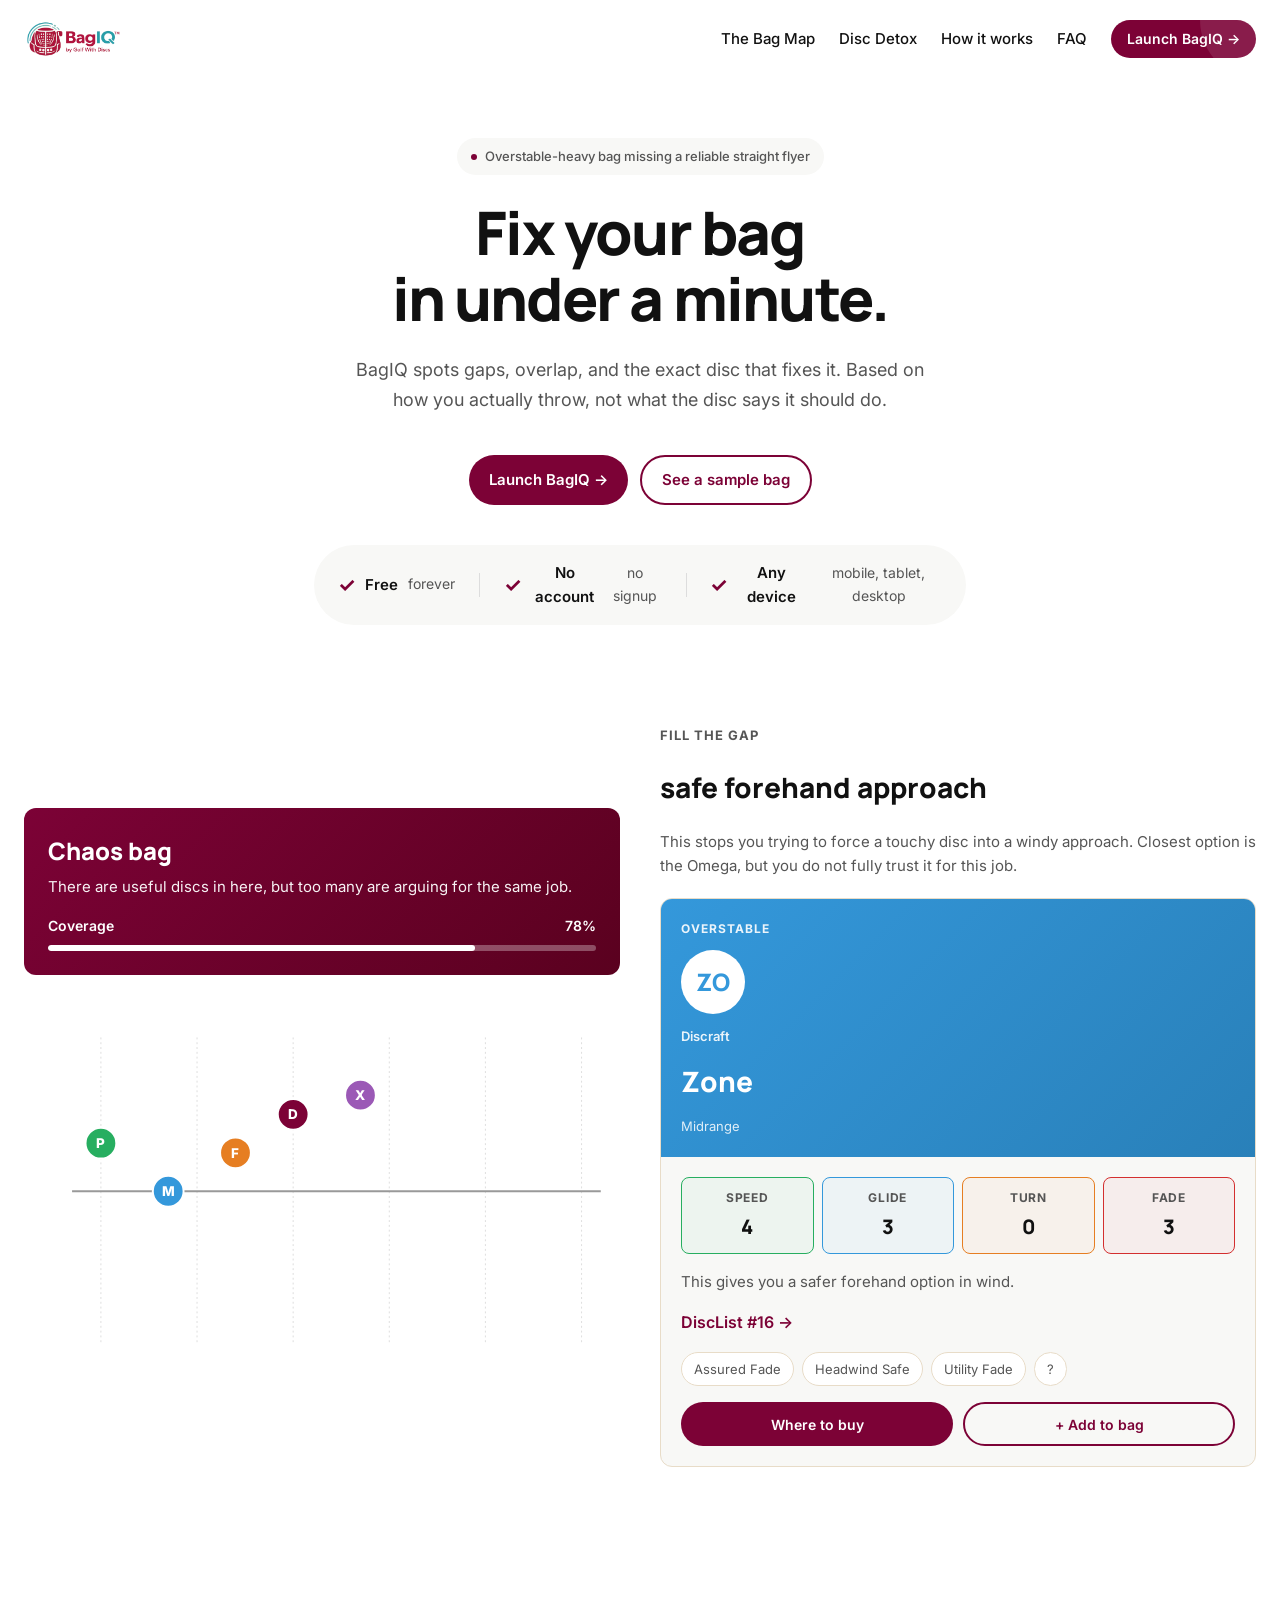
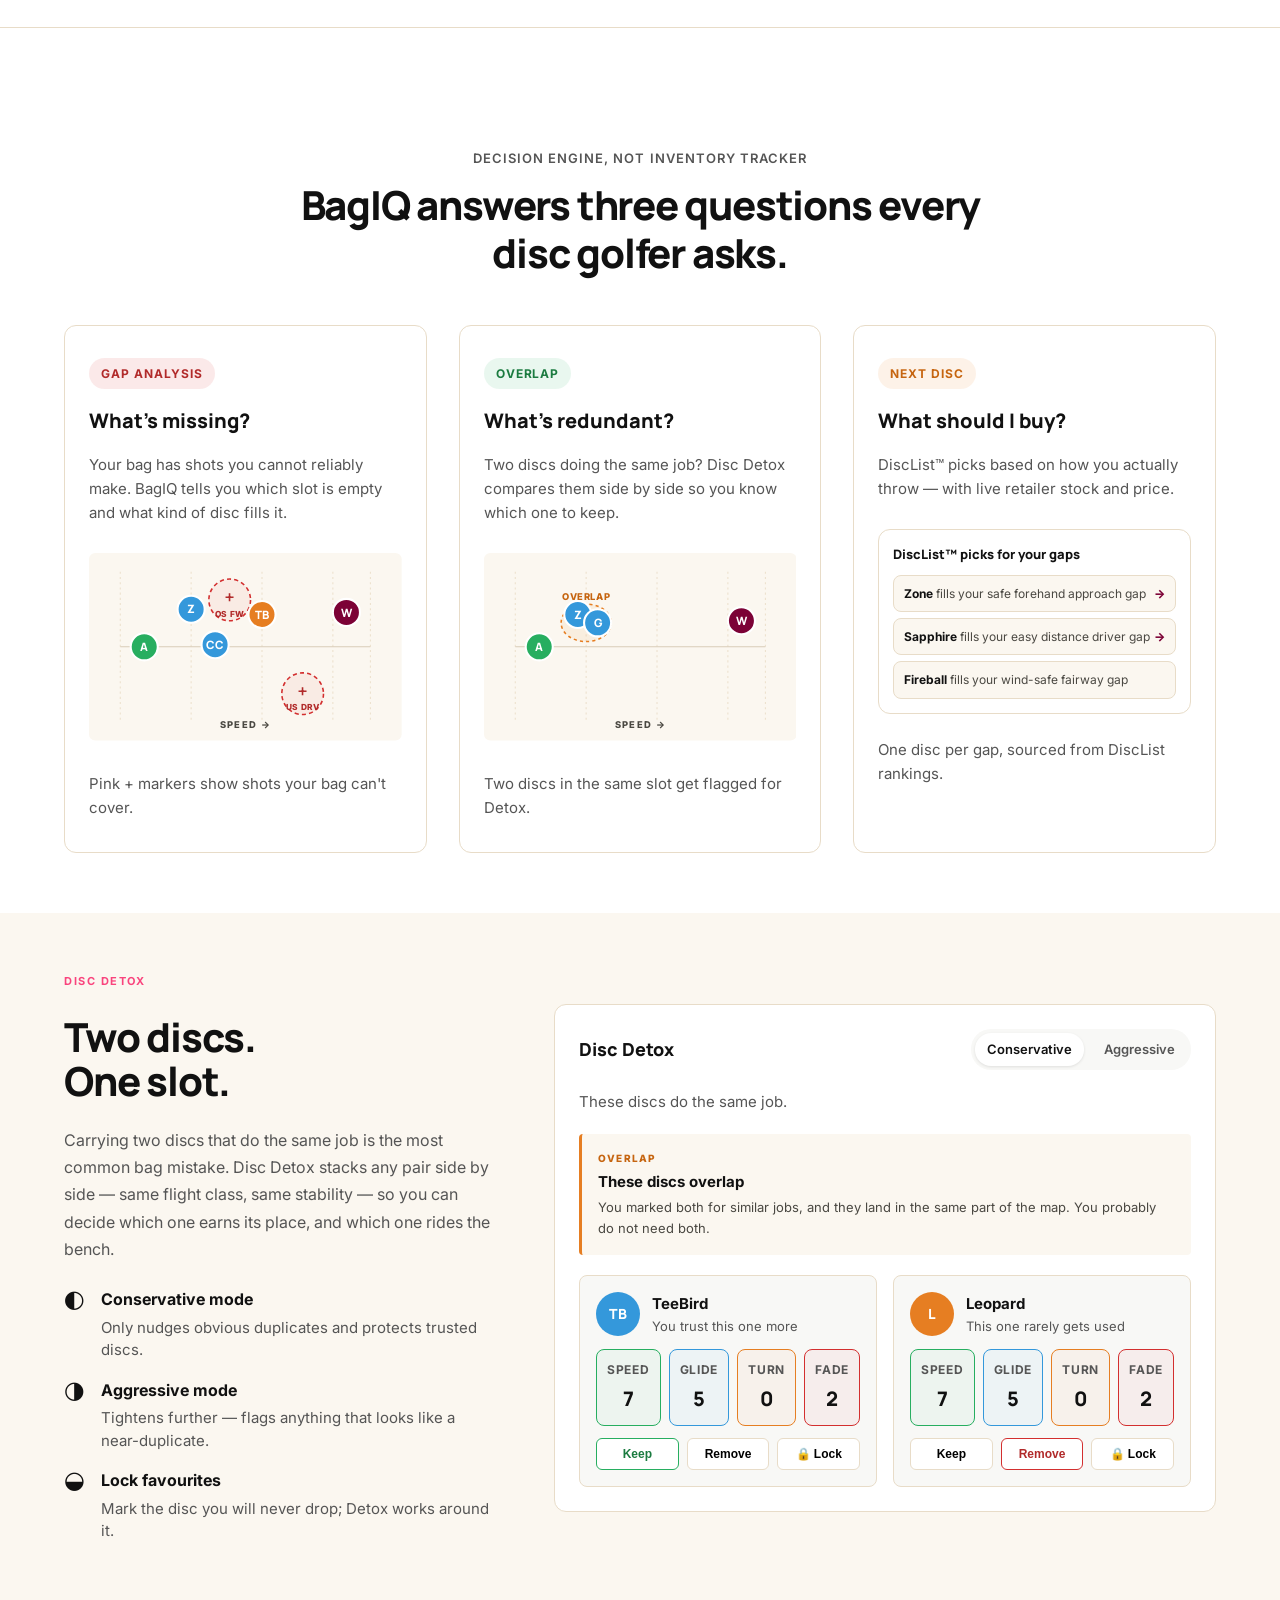
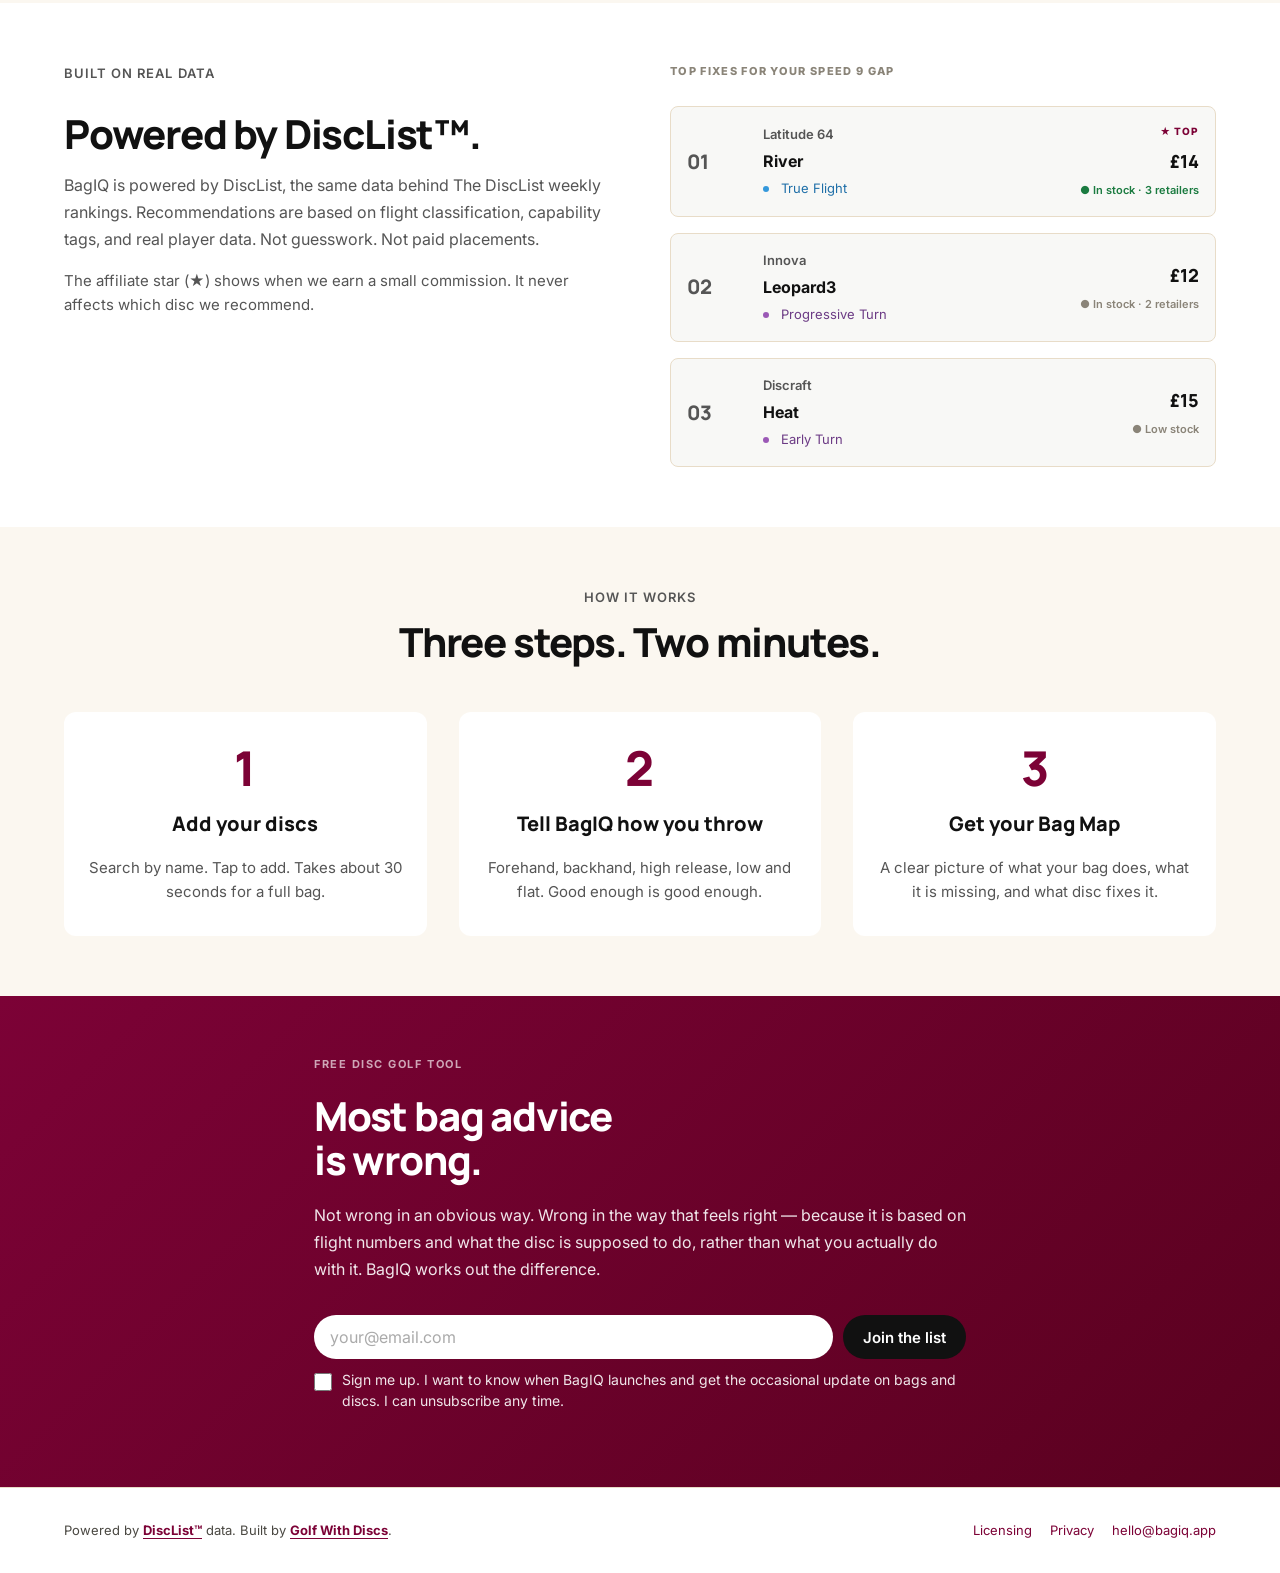
<file: index.html>
<!doctype html>
<html lang="en">
  <head>
    <meta charset="utf-8">
    <meta name="viewport" content="width=device-width, initial-scale=1">
    <title>BagIQ: Fix your disc golf bag</title>
    <meta name="description" content="BagIQ spots gaps, overlap, and the disc that fixes your bag, based on how you actually throw. Free. No account required.">
    <meta name="robots" content="index,follow">
    <meta name="theme-color" content="#7C0236">
    <link rel="canonical" href="https://bagiq.app/">
    <meta property="og:type" content="website">
    <meta property="og:site_name" content="BagIQ">
    <meta property="og:title" content="BagIQ: Fix your disc golf bag">
    <meta property="og:description" content="Spot gaps, overlap, and useful disc recommendations in under a minute.">
    <meta property="og:url" content="https://bagiq.app/">
    <meta property="og:image" content="https://app.bagiq.app/assets/images/logo.png">
    <meta name="twitter:card" content="summary_large_image">
    <meta name="twitter:title" content="BagIQ: Fix your disc golf bag">
    <meta name="twitter:description" content="Spot gaps, overlap, and useful disc recommendations in under a minute.">
    <meta name="twitter:image" content="https://app.bagiq.app/assets/images/logo.png">
    <link rel="icon" type="image/png" href="https://app.bagiq.app/assets/images/favicon.png">
    <link rel="apple-touch-icon" href="https://app.bagiq.app/assets/images/favicon.png">
    <link rel="preconnect" href="https://fonts.googleapis.com">
    <link rel="preconnect" href="https://fonts.gstatic.com" crossorigin>
    <link href="https://fonts.googleapis.com/css2?family=Manrope:wght@400;600;700;800&family=Inter:wght@400;500;600;700;800&display=swap" rel="stylesheet">
    <link rel="stylesheet" href="styles.css">
    <script type="application/ld+json">
      {
        "@context": "https://schema.org",
        "@type": "WebApplication",
        "name": "BagIQ",
        "url": "https://app.bagiq.app/",
        "sameAs": [
          "https://bagiq.app",
          "https://app.bagiq.app",
          "https://bagiq.golfwithdiscs.com"
        ],
        "applicationCategory": "SportsApplication",
        "operatingSystem": "Any",
        "description": "BagIQ is a disc golf bag decision engine. It spots gaps, overlap, and recommends the right disc based on how you actually throw.",
        "isAccessibleForFree": true,
        "publisher": {
          "@type": "Organization",
          "name": "Golf With Discs",
          "url": "https://golfwithdiscs.com/"
        }
      }
    </script>
  </head>
  <body class="bagiq-page">
    <main class="page">
      <!-- NAV -->
      <nav class="nav">
        <img src="assets/logo.png" alt="BagIQ" class="nav-logo" height="36">
        <div class="nav-links">
          <a href="#bagmap" class="nav-link">The Bag Map</a>
          <a href="#detox" class="nav-link">Disc Detox</a>
          <a href="#how" class="nav-link">How it works</a>
          <a href="#faq" class="nav-link">FAQ</a>
          <a href="https://app.bagiq.app/" class="b-pill b-pill-p b-pill-sm">Launch BagIQ →</a>
        </div>
      </nav>

      <!-- HERO -->
      <section class="hero-section">
        <div class="b-container-narrow" style="text-align: center;">
          <div class="identity-chip" id="identity-chip">
            <span class="identity-dot"></span>
            <span class="identity-text">Overstable-heavy bag missing a reliable straight flyer</span>
          </div>

          <h1 class="hero-headline">
            Fix your bag<br>in under a minute.
          </h1>

          <p class="hero-description">
            BagIQ spots gaps, overlap, and the exact disc that fixes it.
            Based on how you actually throw, not what the disc says it should do.
          </p>

          <div class="hero-ctas">
            <a href="https://app.bagiq.app/" class="b-pill b-pill-p">Launch BagIQ →</a>
            <a href="#bagmap" class="b-pill b-pill-o">See a sample bag</a>
          </div>

          <div class="trust-pill">
            <div class="trust-item">
              <span class="trust-check">✓</span>
              <span class="trust-label">Free</span>
              <span class="trust-detail">forever</span>
            </div>
            <div class="trust-divider"></div>
            <div class="trust-item">
              <span class="trust-check">✓</span>
              <span class="trust-label">No account</span>
              <span class="trust-detail">no signup</span>
            </div>
            <div class="trust-divider"></div>
            <div class="trust-item">
              <span class="trust-check">✓</span>
              <span class="trust-label">Any device</span>
              <span class="trust-detail">mobile, tablet, desktop</span>
            </div>
          </div>
        </div>

        <!-- Product Preview -->
        <div class="product-preview" id="bagmap">
          <div class="preview-inner">
            <div class="preview-left">
              <div class="identity-banner">
                <div class="banner-decoration"></div>
                <div class="banner-content">
                  <div class="banner-name">Chaos bag</div>
                  <div class="banner-tagline">There are useful discs in here, but too many are arguing for the same job.</div>
                  <div class="banner-coverage">
                    <span>Coverage</span>
                    <span>78%</span>
                  </div>
                  <div class="coverage-bar">
                    <div class="coverage-fill" style="width: 78%"></div>
                  </div>
                </div>
              </div>
              <div class="bag-map-container">
                <svg class="bag-map" viewBox="0 0 620 400" width="620" height="400">
                  <!-- Grid lines and axes will be populated by JS -->
                </svg>
              </div>
            </div>

            <div class="preview-right">
              <div class="preview-caption">Fill the gap</div>
              <h3 class="preview-title">safe forehand approach</h3>
              <p class="preview-body">This stops you trying to force a touchy disc into a windy approach. Closest option is the Omega, but you do not fully trust it for this job.</p>

              <div class="recommendation-card">
                <div class="rec-hero">
                  <div class="rec-stability">OVERSTABLE</div>
                  <div class="rec-circle" style="background: #fff; color: #3498DB;">ZO</div>
                  <div class="rec-brand">Discraft</div>
                  <div class="rec-name">Zone</div>
                  <div class="rec-category">Midrange</div>
                </div>
                <div class="rec-content">
                  <div class="flight-chips">
                    <div class="flight-chip flight-chip-speed">
                      <div class="chip-label">SPEED</div>
                      <div class="chip-value">4</div>
                    </div>
                    <div class="flight-chip flight-chip-glide">
                      <div class="chip-label">GLIDE</div>
                      <div class="chip-value">3</div>
                    </div>
                    <div class="flight-chip flight-chip-turn">
                      <div class="chip-label">TURN</div>
                      <div class="chip-value">0</div>
                    </div>
                    <div class="flight-chip flight-chip-fade">
                      <div class="chip-label">FADE</div>
                      <div class="chip-value">3</div>
                    </div>
                  </div>
                  <p class="rec-description">This gives you a safer forehand option in wind.</p>
                  <a href="#" class="rec-link">DiscList #16 →</a>
                  <div class="rec-tags">
                    <span class="tag">Assured Fade</span>
                    <span class="tag">Headwind Safe</span>
                    <span class="tag">Utility Fade</span>
                    <span class="tag">?</span>
                  </div>
                  <div class="rec-ctas">
                    <button class="b-pill b-pill-p" style="width: 100%; height: 44px; font-size: 14px;">Where to buy</button>
                    <button class="b-pill b-pill-o" style="width: 100%; height: 44px; font-size: 14px;">+ Add to bag</button>
                  </div>
                </div>
              </div>
            </div>
          </div>
        </div>
      </section>

      <hr class="b-hr">

      <!-- THREE FEATURES -->
      <section class="features-section">
        <div class="b-container">
          <div class="features-header">
            <p class="b-eyebrow">Decision engine, not inventory tracker</p>
            <h2 class="features-headline">BagIQ answers three questions every disc golfer asks.</h2>
          </div>

          <div class="features-grid">
            <div class="feature-card">
              <span class="b-flight b-flight-gap">Gap analysis</span>
              <h3>What's missing?</h3>
              <p>Your bag has shots you cannot reliably make. BagIQ tells you which slot is empty and what kind of disc fills it.</p>
              <div class="feature-visual">
                <svg viewBox="0 0 300 180">
                  <rect x="0" y="0" width="300" height="180" fill="#FBF7F0" rx="6" />
                  <!-- Grid lines -->
                  <line x1="30" y1="18" x2="30" y2="162" stroke="#ECE0CC" stroke-dasharray="2 3" />
                  <line x1="98" y1="18" x2="98" y2="162" stroke="#ECE0CC" stroke-dasharray="2 3" />
                  <line x1="166" y1="18" x2="166" y2="162" stroke="#ECE0CC" stroke-dasharray="2 3" />
                  <line x1="234" y1="18" x2="234" y2="162" stroke="#ECE0CC" stroke-dasharray="2 3" />
                  <line x1="270" y1="18" x2="270" y2="162" stroke="#ECE0CC" stroke-dasharray="2 3" />
                  <line x1="30" y1="90" x2="270" y2="90" stroke="#D9CCB8" />
                  <!-- Gap markers -->
                  <circle cx="135" cy="45" r="20" fill="rgba(211,47,47,0.06)" stroke="#D32F2F" stroke-width="1.5" stroke-dasharray="4 3" />
                  <text x="135" y="47" font-size="16" fill="#B12A2A" text-anchor="middle" font-weight="500">+</text>
                  <text x="135" y="61" font-size="8" fill="#B12A2A" text-anchor="middle" font-weight="800" letter-spacing="0.04em">OS FW</text>
                  <circle cx="205" cy="135" r="20" fill="rgba(211,47,47,0.06)" stroke="#D32F2F" stroke-width="1.5" stroke-dasharray="4 3" />
                  <text x="205" y="137" font-size="16" fill="#B12A2A" text-anchor="middle" font-weight="500">+</text>
                  <text x="205" y="151" font-size="8" fill="#B12A2A" text-anchor="middle" font-weight="800" letter-spacing="0.04em">US DRV</text>
                  <!-- Discs -->
                  <circle cx="53" cy="90" r="13" fill="#27AE60" stroke="#fff" stroke-width="2" />
                  <text x="53" y="94" font-size="11" fill="#fff" text-anchor="middle" font-weight="800" font-family="Manrope">A</text>
                  <circle cx="98" cy="54" r="13" fill="#3498DB" stroke="#fff" stroke-width="2" />
                  <text x="98" y="58" font-size="11" fill="#fff" text-anchor="middle" font-weight="800" font-family="Manrope">Z</text>
                  <circle cx="121" cy="88" r="13" fill="#3498DB" stroke="#fff" stroke-width="2" />
                  <text x="121" y="92" font-size="11" fill="#fff" text-anchor="middle" font-weight="800" font-family="Manrope">CC</text>
                  <circle cx="166" cy="59" r="13" fill="#E67E22" stroke="#fff" stroke-width="2" />
                  <text x="166" y="63" font-size="11" fill="#fff" text-anchor="middle" font-weight="800" font-family="Manrope">TB</text>
                  <circle cx="247" cy="57" r="13" fill="#7C0236" stroke="#fff" stroke-width="2" />
                  <text x="247" y="61" font-size="11" fill="#fff" text-anchor="middle" font-weight="800" font-family="Manrope">W</text>
                  <text x="150" y="168" font-size="9" fill="#4A4842" text-anchor="middle" font-weight="800" letter-spacing="0.14em">SPEED →</text>
                </svg>
              </div>
              <p class="feature-caption">Pink + markers show shots your bag can't cover.</p>
            </div>

            <div class="feature-card">
              <span class="b-flight b-flight-speed">Overlap</span>
              <h3>What's redundant?</h3>
              <p>Two discs doing the same job? Disc Detox compares them side by side so you know which one to keep.</p>
              <div class="feature-visual">
                <svg viewBox="0 0 300 180">
                  <rect x="0" y="0" width="300" height="180" fill="#FBF7F0" rx="6" />
                  <!-- Grid -->
                  <line x1="30" y1="18" x2="30" y2="162" stroke="#ECE0CC" stroke-dasharray="2 3" />
                  <line x1="98" y1="18" x2="98" y2="162" stroke="#ECE0CC" stroke-dasharray="2 3" />
                  <line x1="166" y1="18" x2="166" y2="162" stroke="#ECE0CC" stroke-dasharray="2 3" />
                  <line x1="234" y1="18" x2="234" y2="162" stroke="#ECE0CC" stroke-dasharray="2 3" />
                  <line x1="270" y1="18" x2="270" y2="162" stroke="#ECE0CC" stroke-dasharray="2 3" />
                  <line x1="30" y1="90" x2="270" y2="90" stroke="#D9CCB8" />
                  <!-- Overlap ellipse -->
                  <ellipse cx="98" cy="67" rx="24" ry="18" fill="rgba(230,126,34,0.08)" stroke="#E67E22" stroke-width="1.5" stroke-dasharray="3 3" />
                  <text x="98" y="45" font-size="9" fill="#C66510" text-anchor="middle" font-weight="800" letter-spacing="0.06em">OVERLAP</text>
                  <!-- Discs -->
                  <circle cx="53" cy="90" r="13" fill="#27AE60" stroke="#fff" stroke-width="2" />
                  <text x="53" y="94" font-size="11" fill="#fff" text-anchor="middle" font-weight="800" font-family="Manrope">A</text>
                  <circle cx="90" cy="59" r="13" fill="#3498DB" stroke="#fff" stroke-width="2" />
                  <text x="90" y="63" font-size="11" fill="#fff" text-anchor="middle" font-weight="800" font-family="Manrope">Z</text>
                  <circle cx="109" cy="67" r="13" fill="#3498DB" stroke="#fff" stroke-width="2" />
                  <text x="109" y="71" font-size="11" fill="#fff" text-anchor="middle" font-weight="800" font-family="Manrope">G</text>
                  <circle cx="247" cy="65" r="13" fill="#7C0236" stroke="#fff" stroke-width="2" />
                  <text x="247" y="69" font-size="11" fill="#fff" text-anchor="middle" font-weight="800" font-family="Manrope">W</text>
                  <text x="150" y="168" font-size="9" fill="#4A4842" text-anchor="middle" font-weight="800" letter-spacing="0.14em">SPEED →</text>
                </svg>
              </div>
              <p class="feature-caption">Two discs in the same slot get flagged for Detox.</p>
            </div>

            <div class="feature-card">
              <span class="b-flight b-flight-fade">Next disc</span>
              <h3>What should I buy?</h3>
              <p>DiscList™ picks based on how you actually throw — with live retailer stock and price.</p>
              <div class="feature-visual">
                <div style="background: #fff; border: 1px solid var(--border); border-radius: 12px; padding: 14px;">
                  <div style="font-family: Manrope; font-weight: 800; font-size: 13px; color: #111; margin-bottom: 10px;">DiscList™ picks for your gaps</div>
                  <div style="padding: 8px 10px; background: #FBF7F0; border: 1px solid var(--border); border-radius: 8px; font-size: 12px; display: flex; align-items: center; justify-content: space-between;">
                    <span style="color: #4A4842;"><strong style="color: #111;">Zone</strong> fills your safe forehand approach gap</span>
                    <span style="color: #7C0236; font-weight: 800;">→</span>
                  </div>
                  <div style="padding: 8px 10px; background: #FBF7F0; border: 1px solid var(--border); border-radius: 8px; font-size: 12px; display: flex; align-items: center; justify-content: space-between; margin-top: 6px;">
                    <span style="color: #4A4842;"><strong style="color: #111;">Sapphire</strong> fills your easy distance driver gap</span>
                    <span style="color: #7C0236; font-weight: 800;">→</span>
                  </div>
                  <div style="padding: 8px 10px; background: #FBF7F0; border: 1px solid var(--border); border-radius: 8px; font-size: 12px; margin-top: 6px;">
                    <span style="color: #4A4842;"><strong style="color: #111;">Fireball</strong> fills your wind-safe fairway gap</span>
                  </div>
                </div>
              </div>
              <p class="feature-caption">One disc per gap, sourced from DiscList rankings.</p>
            </div>
          </div>
        </div>
      </section>

      <!-- DISC DETOX -->
      <section class="detox-section" id="detox">
        <div class="b-container">
          <div class="detox-grid">
            <div class="detox-text">
              <p style="font-size: 11px; font-weight: 700; letter-spacing: 0.14em; text-transform: uppercase; color: #F9447D;">Disc Detox</p>
              <h2 class="detox-headline">
                Two discs.<br>One slot.
              </h2>
              <p class="detox-description">
                Carrying two discs that do the same job is the most common bag mistake.
                Disc Detox stacks any pair side by side — same flight class, same stability — so you can decide which one earns its place, and which one rides the bench.
              </p>

              <div class="detox-modes">
                <div class="detox-mode">
                  <div class="detox-icon">◐</div>
                  <div>
                    <div class="detox-mode-title">Conservative mode</div>
                    <div class="detox-mode-desc">Only nudges obvious duplicates and protects trusted discs.</div>
                  </div>
                </div>
                <div class="detox-mode">
                  <div class="detox-icon">◑</div>
                  <div>
                    <div class="detox-mode-title">Aggressive mode</div>
                    <div class="detox-mode-desc">Tightens further — flags anything that looks like a near-duplicate.</div>
                  </div>
                </div>
                <div class="detox-mode">
                  <div class="detox-icon">◒</div>
                  <div>
                    <div class="detox-mode-title">Lock favourites</div>
                    <div class="detox-mode-desc">Mark the disc you will never drop; Detox works around it.</div>
                  </div>
                </div>
              </div>
            </div>

            <div class="detox-preview">
              <div class="detox-header">
                <h3>Disc Detox</h3>
                <div class="detox-modes-toggle">
                  <span class="mode-btn mode-btn-active">Conservative</span>
                  <span class="mode-btn">Aggressive</span>
                </div>
              </div>
              <p class="detox-subtitle">These discs do the same job.</p>

              <div class="overlap-callout">
                <div style="font-size: 10px; font-weight: 800; color: #C66510; letter-spacing: 0.12em; text-transform: uppercase; margin-bottom: 4px;">Overlap</div>
                <div style="font-size: 15px; font-weight: 700; color: #111;">These discs overlap</div>
                <div style="font-size: 13px; color: #4A4842; margin-top: 3px;">You marked both for similar jobs, and they land in the same part of the map. You probably do not need both.</div>
              </div>

              <div class="detox-cards">
                <div class="detox-card">
                  <div class="detox-card-header">
                    <div class="detox-circle">TB</div>
                    <div>
                      <div class="detox-card-name">TeeBird</div>
                      <div class="detox-card-note">You trust this one more</div>
                    </div>
                  </div>
                  <div class="flight-chips">
                    <div class="flight-chip flight-chip-speed"><div class="chip-label">SPEED</div><div class="chip-value">7</div></div>
                    <div class="flight-chip flight-chip-glide"><div class="chip-label">GLIDE</div><div class="chip-value">5</div></div>
                    <div class="flight-chip flight-chip-turn"><div class="chip-label">TURN</div><div class="chip-value">0</div></div>
                    <div class="flight-chip flight-chip-fade"><div class="chip-label">FADE</div><div class="chip-value">2</div></div>
                  </div>
                  <div class="detox-buttons">
                    <button class="detox-btn detox-btn-keep" style="border-color: #27AE60;">Keep</button>
                    <button class="detox-btn">Remove</button>
                    <button class="detox-btn">🔒 Lock</button>
                  </div>
                </div>

                <div class="detox-card">
                  <div class="detox-card-header">
                    <div class="detox-circle" style="background: #E67E22;">L</div>
                    <div>
                      <div class="detox-card-name">Leopard</div>
                      <div class="detox-card-note">This one rarely gets used</div>
                    </div>
                  </div>
                  <div class="flight-chips">
                    <div class="flight-chip flight-chip-speed"><div class="chip-label">SPEED</div><div class="chip-value">7</div></div>
                    <div class="flight-chip flight-chip-glide"><div class="chip-label">GLIDE</div><div class="chip-value">5</div></div>
                    <div class="flight-chip flight-chip-turn"><div class="chip-label">TURN</div><div class="chip-value">0</div></div>
                    <div class="flight-chip flight-chip-fade"><div class="chip-label">FADE</div><div class="chip-value">2</div></div>
                  </div>
                  <div class="detox-buttons">
                    <button class="detox-btn">Keep</button>
                    <button class="detox-btn detox-btn-remove" style="border-color: #D32F2F;">Remove</button>
                    <button class="detox-btn">🔒 Lock</button>
                  </div>
                </div>
              </div>
            </div>
          </div>
        </div>
      </section>

      <!-- POWERED BY DISCLIST -->
      <section class="powered-section">
        <div class="b-container">
          <div class="powered-grid">
            <div class="powered-text">
              <p class="b-eyebrow">Built on real data</p>
              <h2>Powered by DiscList™.</h2>
              <p class="powered-description">
                BagIQ is powered by DiscList, the same data behind The DiscList weekly rankings. Recommendations are based on flight classification, capability tags, and real player data. Not guesswork. Not paid placements.
              </p>
              <p class="powered-note">
                The affiliate star (★) shows when we earn a small commission. It never affects which disc we recommend.
              </p>
            </div>

            <div class="powered-picks">
              <div style="font-size: 11px; font-weight: 800; color: #8A8478; letter-spacing: 0.12em; text-transform: uppercase; margin-bottom: 10px;">Top fixes for your Speed 9 gap</div>
              <div class="fix-rows">
                <div class="fix-row">
                  <div class="fix-rank">01</div>
                  <div class="fix-info">
                    <div class="fix-brand">Latitude 64</div>
                    <div class="fix-name">River</div>
                    <div class="fix-class" style="color: #1F6FA8;"><span style="width: 6px; height: 6px; border-radius: 50%; background: #3498DB; display: inline-block; margin-right: 6px;"></span>True Flight</div>
                  </div>
                  <div class="fix-meta">
                    <div style="font-size: 10px; color: #7C0236; font-weight: 800; letter-spacing: 0.1em; margin-bottom: 4px;">★ TOP</div>
                    <div style="font-family: Manrope; font-size: 18px; font-weight: 800; color: #111;">£14</div>
                    <div style="font-size: 11px; color: #1B7B40; font-weight: 600; margin-top: 2px;">● In stock · 3 retailers</div>
                  </div>
                </div>

                <div class="fix-row">
                  <div class="fix-rank">02</div>
                  <div class="fix-info">
                    <div class="fix-brand">Innova</div>
                    <div class="fix-name">Leopard3</div>
                    <div class="fix-class" style="color: #6C3B85;"><span style="width: 6px; height: 6px; border-radius: 50%; background: #9B59B6; display: inline-block; margin-right: 6px;"></span>Progressive Turn</div>
                  </div>
                  <div class="fix-meta">
                    <div style="font-family: Manrope; font-size: 18px; font-weight: 800; color: #111;">£12</div>
                    <div style="font-size: 11px; color: #8A8478; font-weight: 600; margin-top: 2px;">● In stock · 2 retailers</div>
                  </div>
                </div>

                <div class="fix-row">
                  <div class="fix-rank">03</div>
                  <div class="fix-info">
                    <div class="fix-brand">Discraft</div>
                    <div class="fix-name">Heat</div>
                    <div class="fix-class" style="color: #6C3B85;"><span style="width: 6px; height: 6px; border-radius: 50%; background: #9B59B6; display: inline-block; margin-right: 6px;"></span>Early Turn</div>
                  </div>
                  <div class="fix-meta">
                    <div style="font-family: Manrope; font-size: 18px; font-weight: 800; color: #111;">£15</div>
                    <div style="font-size: 11px; color: #8A8478; font-weight: 600; margin-top: 2px;">● Low stock</div>
                  </div>
                </div>
              </div>
            </div>
          </div>
        </div>
      </section>

      <!-- THREE STEPS -->
      <section class="steps-section" id="how">
        <div class="b-container">
          <div class="steps-header">
            <p class="b-eyebrow">How it works</p>
            <h2>Three steps. Two minutes.</h2>
          </div>

          <div class="steps-grid">
            <div class="step-card">
              <div class="step-number">1</div>
              <h3>Add your discs</h3>
              <p>Search by name. Tap to add. Takes about 30 seconds for a full bag.</p>
            </div>
            <div class="step-card">
              <div class="step-number">2</div>
              <h3>Tell BagIQ how you throw</h3>
              <p>Forehand, backhand, high release, low and flat. Good enough is good enough.</p>
            </div>
            <div class="step-card">
              <div class="step-number">3</div>
              <h3>Get your Bag Map</h3>
              <p>A clear picture of what your bag does, what it is missing, and what disc fixes it.</p>
            </div>
          </div>
        </div>
      </section>

      <!-- FINAL CTA -->
      <section class="final-cta">
        <div class="b-container-narrow">
          <p style="font-size: 11px; font-weight: 700; letter-spacing: 0.14em; text-transform: uppercase; color: rgba(255,255,255,0.65);">Free disc golf tool</p>
          <h2 class="cta-headline">
            Most bag advice<br>is wrong.
          </h2>
          <p class="cta-description">
            Not wrong in an obvious way. Wrong in the way that feels right — because it is based on flight numbers and what the disc is supposed to do, rather than what you actually do with it. BagIQ works out the difference.
          </p>

          <div id="signup-inner">
            <form class="signup-form" id="signup-form" novalidate>
              <input
                type="email"
                placeholder="your@email.com"
                name="email"
                required
                autocomplete="email"
                aria-required="true"
              >
              <div class="signup-consent">
                <label class="consent-label">
                  <input type="checkbox" id="signup-consent" name="consent" required aria-required="true">
                  <span>Sign me up. I want to know when BagIQ launches and get the occasional update on bags and discs. I can unsubscribe any time.</span>
                </label>
              </div>
              <button type="submit" class="b-pill b-pill-d">Join the list</button>
              <input type="text" name="website" tabindex="-1" aria-hidden="true" autocomplete="off" style="display:none">
              <p class="signup-message" id="signup-message" aria-live="polite"></p>
            </form>
          </div>
        </div>
      </section>

      <!-- FOOTER -->
      <footer class="site-footer">
        <div class="b-container" style="display: flex; align-items: center; justify-content: space-between; flex-wrap: wrap; gap: 16px;">
          <div style="font-size: 13px; color: #4A4842;">
            Powered by <a href="#" style="color: #7C0236; font-weight: 700; border-bottom: 1px solid currentColor;">DiscList™</a> data. Built by <a href="#" style="color: #7C0236; font-weight: 700; border-bottom: 1px solid currentColor;">Golf With Discs</a>.
          </div>
          <div style="font-size: 13px; color: #8A8478; display: flex; gap: 18px;">
            <a href="#">Licensing</a>
            <a href="#">Privacy</a>
            <a href="mailto:hello@bagiq.app">hello@bagiq.app</a>
          </div>
        </div>
      </footer>
    </main>

    <script>
      // Identity chip animation
      const phrases = [
        'Overstable-heavy bag missing a reliable straight flyer',
        'Putter-heavy bag with no controlled fairway',
        'Backhand-only bag missing a forehand line',
        'Distance-loaded bag with no touch upshot',
      ];
      let phraseIdx = 0;
      const identityText = document.querySelector('.identity-text');
      setInterval(() => {
        phraseIdx = (phraseIdx + 1) % phrases.length;
        identityText.textContent = phrases[phraseIdx];
      }, 2400);

      // Bag Map visualization
      const bagMapSvg = document.querySelector('.bag-map');
      if (bagMapSvg) {
        const discs = [
          { x: 80, y: 150, color: '#27AE60', letter: 'P' },
          { x: 150, y: 200, color: '#3498DB', letter: 'M' },
          { x: 220, y: 160, color: '#E67E22', letter: 'F' },
          { x: 280, y: 120, color: '#7C0236', letter: 'D' },
          { x: 350, y: 100, color: '#9B59B6', letter: 'X' },
        ];

        // Grid lines
        for (let i = 0; i < 6; i++) {
          const x = 80 + i * 100;
          const line = document.createElementNS('http://www.w3.org/2000/svg', 'line');
          line.setAttribute('x1', x);
          line.setAttribute('y1', '40');
          line.setAttribute('x2', x);
          line.setAttribute('y2', '360');
          line.setAttribute('stroke', '#ddd');
          line.setAttribute('stroke-dasharray', '2,3');
          bagMapSvg.appendChild(line);
        }

        // Axes
        const axisX = document.createElementNS('http://www.w3.org/2000/svg', 'line');
        axisX.setAttribute('x1', '50');
        axisX.setAttribute('y1', '200');
        axisX.setAttribute('x2', '600');
        axisX.setAttribute('y2', '200');
        axisX.setAttribute('stroke', '#999');
        axisX.setAttribute('stroke-width', '2');
        bagMapSvg.appendChild(axisX);

        // Discs
        discs.forEach(disc => {
          const circle = document.createElementNS('http://www.w3.org/2000/svg', 'circle');
          circle.setAttribute('cx', disc.x);
          circle.setAttribute('cy', disc.y);
          circle.setAttribute('r', '16');
          circle.setAttribute('fill', disc.color);
          circle.setAttribute('stroke', '#fff');
          circle.setAttribute('stroke-width', '2');
          bagMapSvg.appendChild(circle);

          const text = document.createElementNS('http://www.w3.org/2000/svg', 'text');
          text.setAttribute('x', disc.x);
          text.setAttribute('y', disc.y + 5);
          text.setAttribute('text-anchor', 'middle');
          text.setAttribute('font-weight', '800');
          text.setAttribute('font-size', '14');
          text.setAttribute('fill', '#fff');
          text.textContent = disc.letter;
          bagMapSvg.appendChild(text);
        });
      }

      // Signup form
      const form = document.getElementById('signup-form');
      form?.addEventListener('submit', async function (e) {
        e.preventDefault();
        if (form.elements.website.value) return;

        const email = form.elements.email.value.trim();
        const consent = form.elements.consent.checked;
        const msg = document.getElementById('signup-message');
        const btn = form.querySelector('button[type="submit"]');

        if (!consent) {
          msg.textContent = 'Please tick the box above to confirm you want the email.';
          msg.className = 'signup-message signup-message--error';
          return;
        }

        btn.disabled = true;
        btn.textContent = 'Joining…';
        msg.textContent = '';
        msg.className = 'signup-message';

        try {
          const res = await fetch('https://data.bagiq.app/subscribe', {
            method: 'POST',
            headers: { 'Content-Type': 'application/json' },
            body: JSON.stringify({ email }),
          });
          const data = await res.json();
          if (data.ok) {
            document.getElementById('signup-inner').innerHTML = '<p class="eyebrow">You\'re on the list</p><h2>Good call.</h2><p class="signup-body">We\'ll share useful things about bags and discs, and tell you when anything changes worth knowing about. In the meantime, the app is live now. No account required.</p><a href="https://app.bagiq.app/" class="cta-btn" style="display:inline-block;margin-top:8px">Open BagIQ &rarr;</a>';
          } else {
            throw new Error(data.message || 'Failed to subscribe');
          }
        } catch (err) {
          btn.disabled = false;
          btn.textContent = 'Try again';
          msg.textContent = 'Something went wrong. Please try again.';
          msg.className = 'signup-message signup-message--error';
        }
      });
    </script>
  </body>
</html>
</file>
<file: styles.css>
*, *::before, *::after {
  box-sizing: border-box;
  margin: 0;
  padding: 0;
}

:root {
  --brand: #7C0236;
  --brand-dark: #5a011f;
  --fg: #111;
  --fg-muted: #555;
  --fg-light: #4A4842;
  --bg: #fff;
  --bg-surface: #f8f8f6;
  --bg-light: #FBF7F0;
  --border: #E8DCC8;
  --radius: 12px;
  --font-body: "Inter", system-ui, sans-serif;
  --font-display: "Manrope", system-ui, sans-serif;
}

html {
  font-size: 16px;
  -webkit-font-smoothing: antialiased;
}

body {
  font-family: var(--font-body);
  color: var(--fg);
  background: var(--bg);
  line-height: 1.6;
}

a {
  color: var(--brand);
  text-decoration: none;
}

a:hover {
  text-decoration: underline;
}

/* Layout */

.bagiq-page {
  display: flex;
  flex-direction: column;
  min-height: 100vh;
}

.b-container {
  max-width: 1200px;
  margin: 0 auto;
  padding: 0 24px;
  width: 100%;
}

.b-container-narrow {
  max-width: 700px;
  margin: 0 auto;
  padding: 0 24px;
  width: 100%;
}

/* Navigation */

.nav {
  display: flex;
  align-items: center;
  justify-content: space-between;
  padding: 20px 24px;
  gap: 24px;
}

.nav-logo {
  height: 36px;
  width: auto;
  display: block;
  flex-shrink: 0;
}

.nav-links {
  display: flex;
  align-items: center;
  gap: 24px;
}

.nav-link {
  font-size: 0.9375rem;
  font-weight: 500;
  color: var(--fg);
  text-decoration: none;
  transition: color 0.15s;
}

.nav-link:hover {
  color: var(--brand);
}

/* Button styles */

.b-pill {
  display: inline-flex;
  align-items: center;
  justify-content: center;
  padding: 11px 20px;
  border-radius: 50px;
  font-family: var(--font-body);
  font-size: 0.9375rem;
  font-weight: 600;
  text-decoration: none;
  border: none;
  cursor: pointer;
  transition: all 0.15s;
  white-space: nowrap;
}

.b-pill-p {
  background: var(--brand);
  color: #fff;
}

.b-pill-p:hover {
  background: var(--brand-dark);
}

.b-pill-o {
  background: transparent;
  color: var(--brand);
  border: 2px solid var(--brand);
}

.b-pill-o:hover {
  background: var(--brand);
  color: #fff;
}

.b-pill-d {
  background: var(--fg);
  color: #fff;
}

.b-pill-d:hover {
  background: var(--fg-muted);
}

.b-pill-sm {
  padding: 8px 16px;
  font-size: 0.875rem;
}

/* Hero section */

.hero-section {
  flex: 1;
  padding: 60px 24px;
}

.identity-chip {
  display: inline-flex;
  align-items: center;
  gap: 8px;
  background: var(--bg-surface);
  padding: 8px 14px;
  border-radius: 50px;
  font-size: 0.8125rem;
  color: var(--fg-muted);
  margin-bottom: 24px;
  font-weight: 500;
}

.identity-dot {
  width: 6px;
  height: 6px;
  background: var(--brand);
  border-radius: 50%;
}

.identity-text {
  display: inline-block;
  min-height: 1em;
}

.hero-headline {
  font-family: var(--font-display);
  font-size: clamp(2.5rem, 6vw, 3.75rem);
  font-weight: 800;
  line-height: 1.1;
  letter-spacing: -0.03em;
  color: var(--fg);
  margin-bottom: 24px;
}

.hero-description {
  font-size: 1.125rem;
  color: var(--fg-muted);
  max-width: 600px;
  margin: 0 auto 40px;
  line-height: 1.65;
}

.hero-ctas {
  display: flex;
  gap: 12px;
  justify-content: center;
  margin-bottom: 40px;
  flex-wrap: wrap;
}

.trust-pill {
  display: flex;
  align-items: center;
  gap: 24px;
  background: var(--bg-surface);
  padding: 16px 24px;
  border-radius: 50px;
  margin: 0 auto;
  width: fit-content;
  font-size: 0.9375rem;
}

.trust-item {
  display: flex;
  align-items: center;
  gap: 10px;
}

.trust-check {
  color: var(--brand);
  font-weight: 700;
  font-size: 1.25rem;
}

.trust-label {
  font-weight: 600;
  color: var(--fg);
}

.trust-detail {
  color: var(--fg-muted);
  font-size: 0.875rem;
}

.trust-divider {
  width: 1px;
  height: 24px;
  background: #ddd;
}

/* Product preview */

.product-preview {
  margin-top: 60px;
  padding: 40px 0;
}

.preview-inner {
  display: grid;
  grid-template-columns: 1fr 1fr;
  gap: 40px;
  align-items: center;
}

.preview-left {
  display: flex;
  flex-direction: column;
  gap: 24px;
}

.preview-right {
  display: flex;
  flex-direction: column;
  gap: 20px;
}

.identity-banner {
  background: linear-gradient(135deg, var(--brand) 0%, var(--brand-dark) 100%);
  color: #fff;
  padding: 24px;
  border-radius: var(--radius);
  display: flex;
  flex-direction: column;
  gap: 16px;
}

.banner-decoration {
  position: absolute;
  top: -40px;
  right: -40px;
  width: 120px;
  height: 120px;
  background: rgba(255, 255, 255, 0.1);
  border-radius: 50%;
}

.banner-content {
  position: relative;
  z-index: 1;
}

.banner-name {
  font-family: var(--font-display);
  font-size: 1.5rem;
  font-weight: 800;
  margin-bottom: 4px;
}

.banner-tagline {
  font-size: 0.9375rem;
  line-height: 1.6;
  opacity: 0.95;
  margin-bottom: 16px;
}

.banner-coverage {
  display: flex;
  justify-content: space-between;
  font-size: 0.875rem;
  margin-bottom: 8px;
  font-weight: 600;
}

.coverage-bar {
  height: 6px;
  background: rgba(255, 255, 255, 0.3);
  border-radius: 3px;
  overflow: hidden;
}

.coverage-fill {
  height: 100%;
  background: #fff;
  border-radius: 3px;
}

.bag-map-container {
  width: 100%;
  display: flex;
  justify-content: center;
}

.bag-map {
  max-width: 100%;
  height: auto;
}

.preview-caption {
  font-size: 0.8125rem;
  font-weight: 700;
  letter-spacing: 0.08em;
  text-transform: uppercase;
  color: var(--fg-muted);
}

.preview-title {
  font-family: var(--font-display);
  font-size: 1.75rem;
  font-weight: 800;
  color: var(--fg);
}

.preview-body {
  font-size: 0.9375rem;
  color: var(--fg-muted);
  line-height: 1.6;
}

.recommendation-card {
  background: var(--bg-surface);
  border: 1px solid var(--border);
  border-radius: var(--radius);
  overflow: hidden;
}

.rec-hero {
  background: linear-gradient(135deg, #3498DB 0%, #2980B9 100%);
  color: #fff;
  padding: 20px;
  display: flex;
  flex-direction: column;
  gap: 12px;
  position: relative;
}

.rec-stability {
  font-size: 0.75rem;
  font-weight: 700;
  letter-spacing: 0.08em;
  opacity: 0.9;
}

.rec-circle {
  width: 64px;
  height: 64px;
  border-radius: 50%;
  display: flex;
  align-items: center;
  justify-content: center;
  font-weight: 800;
  font-size: 1.5rem;
  font-family: var(--font-display);
}

.rec-brand {
  font-size: 0.8125rem;
  font-weight: 600;
  opacity: 0.9;
}

.rec-name {
  font-family: var(--font-display);
  font-size: 1.75rem;
  font-weight: 800;
}

.rec-category {
  font-size: 0.8125rem;
  opacity: 0.85;
}

.rec-content {
  padding: 20px;
  display: flex;
  flex-direction: column;
  gap: 16px;
}

.flight-chips {
  display: grid;
  grid-template-columns: repeat(4, 1fr);
  gap: 8px;
}

.flight-chip {
  background: var(--bg);
  border: 1px solid var(--border);
  border-radius: 8px;
  padding: 10px;
  text-align: center;
  font-size: 0.75rem;
}

.flight-chip-speed {
  border-color: #27AE60;
  background: rgba(39, 174, 96, 0.05);
}

.flight-chip-glide {
  border-color: #3498DB;
  background: rgba(52, 152, 219, 0.05);
}

.flight-chip-turn {
  border-color: #E67E22;
  background: rgba(230, 126, 34, 0.05);
}

.flight-chip-fade {
  border-color: #D32F2F;
  background: rgba(211, 47, 47, 0.05);
}

.chip-label {
  font-weight: 700;
  letter-spacing: 0.06em;
  color: var(--fg-muted);
  display: block;
  margin-bottom: 4px;
}

.chip-value {
  font-family: var(--font-display);
  font-size: 1.25rem;
  font-weight: 800;
  color: var(--fg);
}

.rec-description {
  font-size: 0.9375rem;
  color: var(--fg-muted);
  line-height: 1.6;
}

.rec-link {
  color: var(--brand);
  font-weight: 600;
  text-decoration: none;
  display: inline-block;
}

.rec-link:hover {
  text-decoration: underline;
}

.rec-tags {
  display: flex;
  flex-wrap: wrap;
  gap: 8px;
}

.tag {
  background: var(--bg);
  border: 1px solid var(--border);
  padding: 6px 12px;
  border-radius: 20px;
  font-size: 0.8125rem;
  color: var(--fg-muted);
}

.rec-ctas {
  display: grid;
  grid-template-columns: 1fr 1fr;
  gap: 10px;
}

/* Horizontal rule */

.b-hr {
  border: none;
  height: 1px;
  background: var(--border);
  margin: 60px 0;
}

/* Features section */

.features-section {
  padding: 60px 24px;
  background: var(--bg);
}

.features-header {
  text-align: center;
  margin-bottom: 48px;
  max-width: 700px;
  margin-left: auto;
  margin-right: auto;
}

.b-eyebrow {
  font-size: 0.8125rem;
  font-weight: 600;
  letter-spacing: 0.08em;
  text-transform: uppercase;
  color: var(--fg-muted);
  margin-bottom: 12px;
}

.features-headline {
  font-family: var(--font-display);
  font-size: clamp(1.75rem, 5vw, 2.5rem);
  font-weight: 800;
  line-height: 1.2;
  letter-spacing: -0.03em;
  color: var(--fg);
}

.features-grid {
  display: grid;
  grid-template-columns: repeat(auto-fit, minmax(320px, 1fr));
  gap: 32px;
}

.feature-card {
  background: var(--bg);
  border: 1px solid var(--border);
  border-radius: var(--radius);
  padding: 32px 24px;
  display: flex;
  flex-direction: column;
  gap: 16px;
}

.b-flight {
  display: inline-block;
  font-size: 0.75rem;
  font-weight: 700;
  letter-spacing: 0.08em;
  text-transform: uppercase;
  padding: 6px 12px;
  border-radius: 20px;
  width: fit-content;
}

.b-flight-gap {
  background: rgba(211, 47, 47, 0.1);
  color: #B12A2A;
}

.b-flight-speed {
  background: rgba(39, 174, 96, 0.1);
  color: #1B7B40;
}

.b-flight-fade {
  background: rgba(230, 126, 34, 0.1);
  color: #C66510;
}

.feature-card h3 {
  font-family: var(--font-display);
  font-size: 1.25rem;
  font-weight: 800;
  color: var(--fg);
}

.feature-card p {
  font-size: 0.9375rem;
  color: var(--fg-muted);
  line-height: 1.6;
}

.feature-visual {
  margin-top: 12px;
}

.feature-visual svg {
  width: 100%;
  height: auto;
}

.feature-caption {
  font-size: 0.8125rem;
  color: var(--fg-muted);
  margin-top: 8px;
}

/* Disc Detox section */

.detox-section {
  padding: 60px 24px;
  background: var(--bg-light);
}

.detox-grid {
  display: grid;
  grid-template-columns: 1fr 1fr;
  gap: 60px;
  align-items: center;
}

.detox-text {
  display: flex;
  flex-direction: column;
  gap: 24px;
}

.detox-headline {
  font-family: var(--font-display);
  font-size: clamp(2rem, 5vw, 2.5rem);
  font-weight: 800;
  line-height: 1.1;
  letter-spacing: -0.03em;
  color: var(--fg);
}

.detox-description {
  font-size: 1rem;
  color: var(--fg-muted);
  line-height: 1.7;
}

.detox-modes {
  display: flex;
  flex-direction: column;
  gap: 16px;
}

.detox-mode {
  display: flex;
  gap: 16px;
  align-items: flex-start;
}

.detox-icon {
  font-size: 1.5rem;
  line-height: 1;
  flex-shrink: 0;
}

.detox-mode-title {
  font-weight: 700;
  color: var(--fg);
  margin-bottom: 4px;
}

.detox-mode-desc {
  font-size: 0.9375rem;
  color: var(--fg-muted);
  line-height: 1.5;
}

.detox-preview {
  background: var(--bg);
  border: 1px solid var(--border);
  border-radius: var(--radius);
  padding: 24px;
  display: flex;
  flex-direction: column;
  gap: 20px;
}

.detox-header {
  display: flex;
  align-items: center;
  justify-content: space-between;
  gap: 16px;
}

.detox-header h3 {
  font-family: var(--font-display);
  font-size: 1.125rem;
  font-weight: 800;
  color: var(--fg);
}

.detox-modes-toggle {
  display: flex;
  gap: 8px;
  background: var(--bg-surface);
  padding: 4px;
  border-radius: 20px;
}

.mode-btn {
  padding: 6px 12px;
  border-radius: 16px;
  font-size: 0.8125rem;
  font-weight: 600;
  border: none;
  background: transparent;
  color: var(--fg-muted);
  cursor: pointer;
  transition: all 0.15s;
}

.mode-btn-active {
  background: var(--bg);
  color: var(--fg);
  box-shadow: 0 1px 3px rgba(0, 0, 0, 0.1);
}

.detox-subtitle {
  font-size: 0.9375rem;
  color: var(--fg-muted);
}

.overlap-callout {
  background: var(--bg-light);
  border-left: 3px solid #E67E22;
  padding: 16px;
  border-radius: 4px;
}

.detox-cards {
  display: grid;
  grid-template-columns: 1fr 1fr;
  gap: 16px;
}

.detox-card {
  background: var(--bg-surface);
  border: 1px solid var(--border);
  border-radius: 8px;
  padding: 16px;
  display: flex;
  flex-direction: column;
  gap: 12px;
}

.detox-card-header {
  display: flex;
  gap: 12px;
  align-items: flex-start;
}

.detox-circle {
  width: 44px;
  height: 44px;
  border-radius: 50%;
  background: #3498DB;
  color: #fff;
  display: flex;
  align-items: center;
  justify-content: center;
  font-weight: 800;
  font-size: 0.875rem;
  flex-shrink: 0;
  font-family: var(--font-display);
}

.detox-card-name {
  font-weight: 700;
  color: var(--fg);
  font-size: 0.9375rem;
}

.detox-card-note {
  font-size: 0.8125rem;
  color: var(--fg-muted);
}

.detox-buttons {
  display: flex;
  gap: 8px;
}

.detox-btn {
  flex: 1;
  padding: 8px 12px;
  border: 1px solid var(--border);
  background: var(--bg);
  border-radius: 6px;
  font-size: 0.75rem;
  font-weight: 600;
  cursor: pointer;
  transition: all 0.15s;
}

.detox-btn:hover {
  background: var(--bg-light);
}

.detox-btn-keep {
  border-color: #27AE60;
  color: #1B7B40;
}

.detox-btn-remove {
  border-color: #D32F2F;
  color: #B12A2A;
}

/* Powered by section */

.powered-section {
  padding: 60px 24px;
  background: var(--bg);
}

.powered-grid {
  display: grid;
  grid-template-columns: 1fr 1fr;
  gap: 60px;
  align-items: flex-start;
}

.powered-text {
  display: flex;
  flex-direction: column;
  gap: 16px;
}

.powered-text h2 {
  font-family: var(--font-display);
  font-size: clamp(2rem, 5vw, 2.5rem);
  font-weight: 800;
  line-height: 1.1;
  letter-spacing: -0.03em;
  color: var(--fg);
}

.powered-description {
  font-size: 1rem;
  color: var(--fg-muted);
  line-height: 1.7;
}

.powered-note {
  font-size: 0.9375rem;
  color: var(--fg-muted);
  line-height: 1.6;
}

.powered-picks {
  display: flex;
  flex-direction: column;
  gap: 16px;
}

.fix-rows {
  display: flex;
  flex-direction: column;
  gap: 16px;
}

.fix-row {
  display: grid;
  grid-template-columns: 60px 1fr auto;
  gap: 16px;
  align-items: center;
  padding: 16px;
  background: var(--bg-surface);
  border: 1px solid var(--border);
  border-radius: 8px;
}

.fix-rank {
  font-family: var(--font-display);
  font-size: 1.25rem;
  font-weight: 800;
  color: var(--fg-muted);
}

.fix-info {
  display: flex;
  flex-direction: column;
  gap: 4px;
}

.fix-brand {
  font-size: 0.8125rem;
  font-weight: 600;
  color: var(--fg-muted);
}

.fix-name {
  font-weight: 700;
  color: var(--fg);
}

.fix-class {
  font-size: 0.8125rem;
  display: flex;
  align-items: center;
  gap: 6px;
}

.fix-meta {
  text-align: right;
  display: flex;
  flex-direction: column;
  gap: 4px;
}

/* Steps section */

.steps-section {
  padding: 60px 24px;
  background: var(--bg-light);
}

.steps-header {
  text-align: center;
  margin-bottom: 48px;
  max-width: 700px;
  margin-left: auto;
  margin-right: auto;
}

.steps-header h2 {
  font-family: var(--font-display);
  font-size: clamp(2rem, 5vw, 2.5rem);
  font-weight: 800;
  line-height: 1.1;
  letter-spacing: -0.03em;
  color: var(--fg);
}

.steps-grid {
  display: grid;
  grid-template-columns: repeat(auto-fit, minmax(250px, 1fr));
  gap: 32px;
}

.step-card {
  background: var(--bg);
  border-radius: var(--radius);
  padding: 32px 24px;
  text-align: center;
  display: flex;
  flex-direction: column;
  gap: 16px;
}

.step-number {
  font-family: var(--font-display);
  font-size: 3rem;
  font-weight: 800;
  color: var(--brand);
  line-height: 1;
}

.step-card h3 {
  font-family: var(--font-display);
  font-size: 1.25rem;
  font-weight: 800;
  color: var(--fg);
}

.step-card p {
  font-size: 0.9375rem;
  color: var(--fg-muted);
  line-height: 1.6;
}

/* Final CTA section */

.final-cta {
  background: linear-gradient(135deg, var(--brand) 0%, var(--brand-dark) 100%);
  color: #fff;
  padding: 60px 24px;
}

.cta-headline {
  font-family: var(--font-display);
  font-size: clamp(2rem, 5vw, 2.5rem);
  font-weight: 800;
  line-height: 1.1;
  letter-spacing: -0.03em;
  color: #fff;
  margin: 20px 0;
}

.cta-description {
  font-size: 1rem;
  line-height: 1.7;
  color: rgba(255, 255, 255, 0.9);
  margin-bottom: 32px;
}

.signup-form {
  display: flex;
  gap: 10px;
  margin-bottom: 16px;
  flex-wrap: wrap;
}

.signup-form input[type="email"] {
  flex: 1;
  min-width: 200px;
  padding: 12px 16px;
  border: none;
  border-radius: 50px;
  font-family: var(--font-body);
  font-size: 1rem;
  background: #fff;
  color: var(--fg);
  outline: none;
}

.signup-form input[type="email"]::placeholder {
  color: #aaa;
}

.signup-form input[type="email"]:focus {
  box-shadow: 0 0 0 3px rgba(255, 255, 255, 0.4);
}

.signup-form button[type="submit"] {
  white-space: nowrap;
}

.signup-consent {
  width: 100%;
  order: 2;
}

.consent-label {
  display: flex;
  gap: 10px;
  align-items: flex-start;
  cursor: pointer;
  font-size: 0.875rem;
  color: rgba(255, 255, 255, 0.9);
  line-height: 1.5;
}

.consent-label input[type="checkbox"] {
  margin-top: 4px;
  width: 18px;
  height: 18px;
  min-width: 18px;
  cursor: pointer;
  accent-color: var(--brand);
}

.signup-message {
  width: 100%;
  order: 3;
  font-size: 0.875rem;
  padding: 10px 12px;
  border-radius: 6px;
  display: none;
  line-height: 1.5;
}

.signup-message:not(:empty) {
  display: block;
}

.signup-message--error {
  background: rgba(211, 47, 47, 0.15);
  color: #ff6b6b;
}

.signup-message--success {
  background: rgba(39, 174, 96, 0.15);
  color: #51cf66;
}

.signup-note {
  font-size: 0.875rem;
  color: rgba(255, 255, 255, 0.75);
  line-height: 1.6;
}

/* Footer */

.site-footer {
  border-top: 1px solid var(--border);
  padding: 32px 24px;
  background: var(--bg);
}

.site-footer a {
  color: var(--brand);
  text-decoration: none;
  transition: color 0.15s;
}

.site-footer a:hover {
  text-decoration: underline;
}

/* Responsive */

@media (max-width: 768px) {
  .nav {
    flex-direction: column;
    gap: 16px;
  }

  .nav-links {
    flex-direction: column;
    gap: 12px;
    width: 100%;
  }

  .nav-link {
    display: block;
  }

  .preview-inner {
    grid-template-columns: 1fr;
    gap: 24px;
  }

  .detox-grid {
    grid-template-columns: 1fr;
    gap: 40px;
  }

  .powered-grid {
    grid-template-columns: 1fr;
    gap: 40px;
  }

  .hero-ctas {
    flex-direction: column;
    align-items: center;
  }

  .hero-ctas .b-pill {
    width: 100%;
  }

  .trust-pill {
    flex-direction: column;
    gap: 12px;
  }

  .trust-divider {
    width: 100%;
    height: 1px;
  }

  .rec-ctas {
    grid-template-columns: 1fr;
  }

  .detox-cards {
    grid-template-columns: 1fr;
  }

  .signup-form {
    flex-direction: column;
  }

  .signup-form button[type="submit"] {
    width: 100%;
  }

  .site-footer > div {
    flex-direction: column !important;
    align-items: flex-start !important;
  }
}

@media (max-width: 540px) {
  .hero-section {
    padding: 40px 16px;
  }

  .product-preview {
    margin-top: 40px;
    padding: 24px 0;
  }

  .preview-caption {
    font-size: 0.75rem;
  }

  .preview-title {
    font-size: 1.25rem;
  }

  .features-section {
    padding: 40px 16px;
  }

  .features-grid {
    gap: 16px;
  }

  .feature-card {
    padding: 20px 16px;
  }

  .detox-section {
    padding: 40px 16px;
  }

  .detox-grid {
    gap: 24px;
  }

  .detox-preview {
    padding: 16px;
  }

  .powered-section {
    padding: 40px 16px;
  }

  .steps-section {
    padding: 40px 16px;
  }

  .steps-grid {
    gap: 16px;
  }

  .final-cta {
    padding: 40px 16px;
  }

  .site-footer {
    padding: 20px 16px;
  }

  .nav {
    padding: 16px;
  }

  .identity-chip {
    font-size: 0.75rem;
    padding: 6px 12px;
  }

  .trust-pill {
    padding: 12px 16px;
    gap: 12px;
  }

  .flight-chips {
    grid-template-columns: repeat(2, 1fr);
  }

  .fix-row {
    grid-template-columns: 1fr;
    gap: 12px;
    padding: 12px;
  }

  .fix-rank {
    display: none;
  }

  .fix-meta {
    text-align: left;
  }
}
</file>
